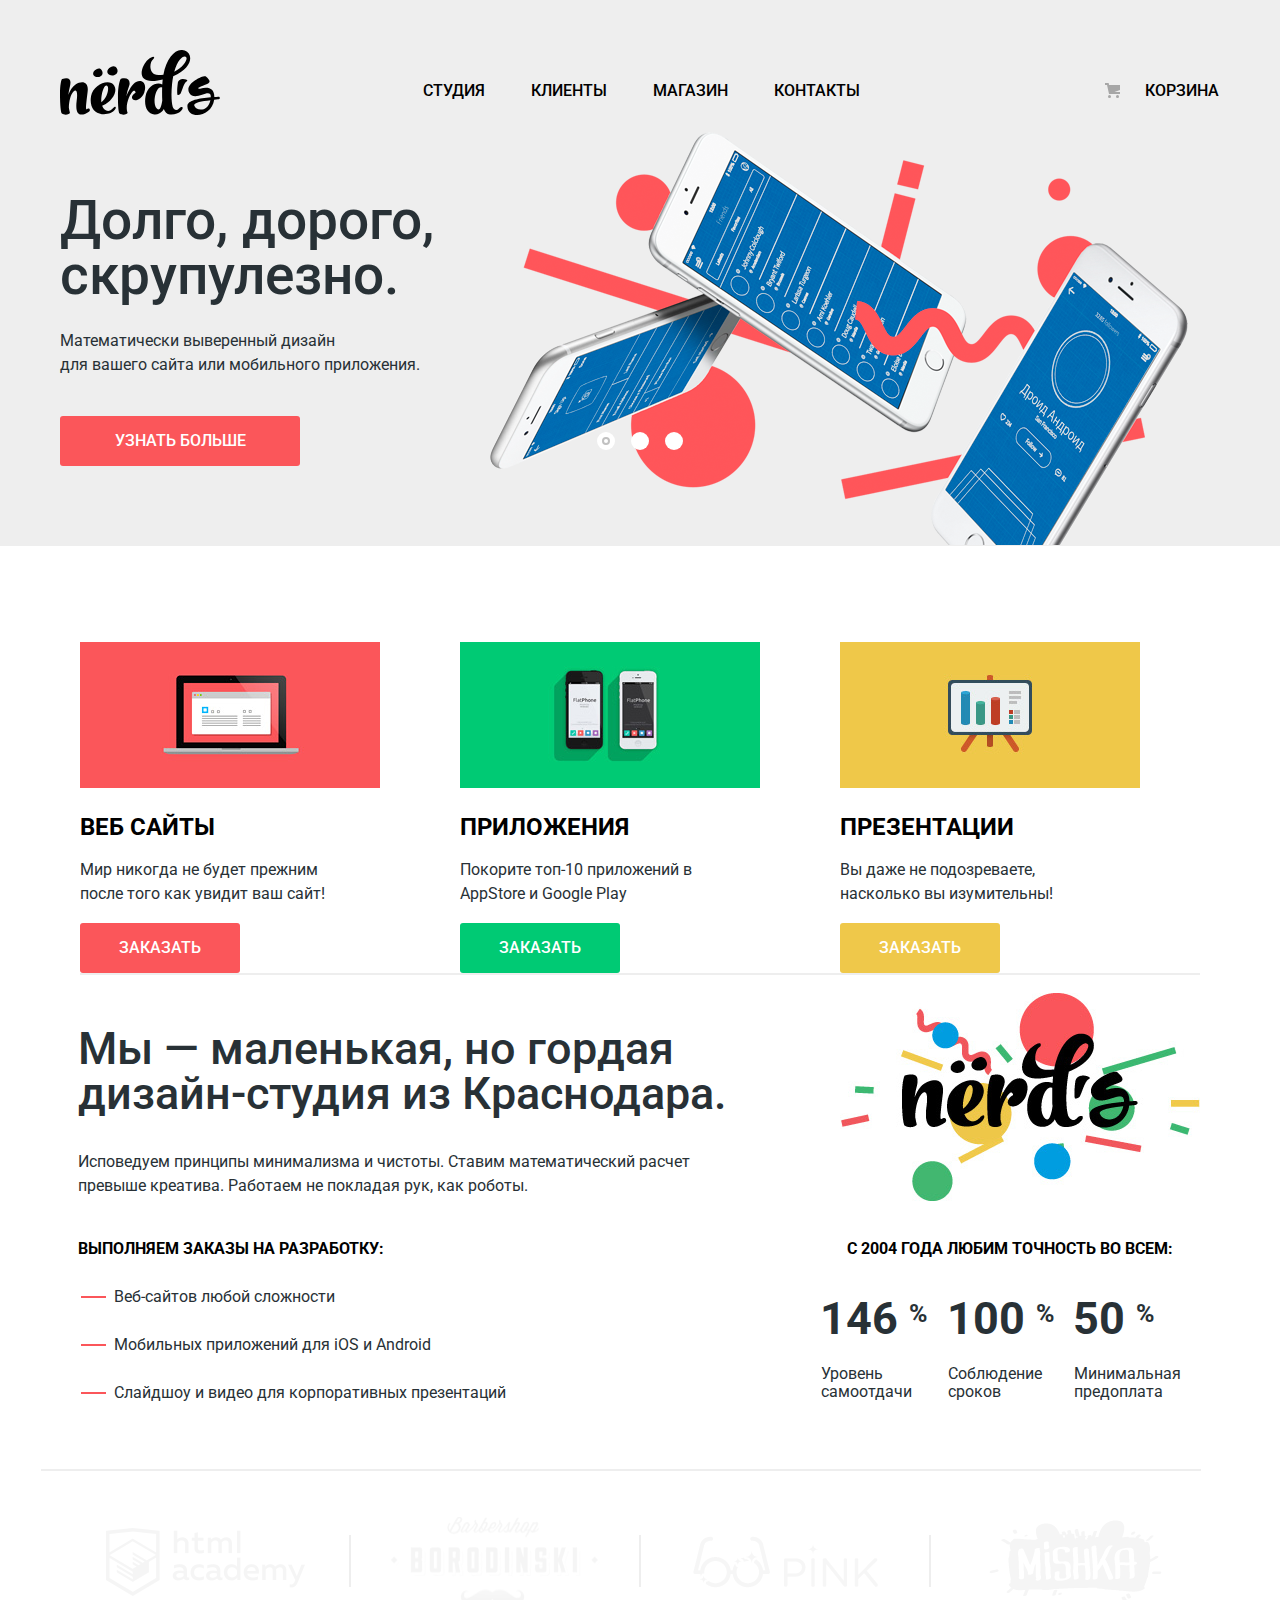
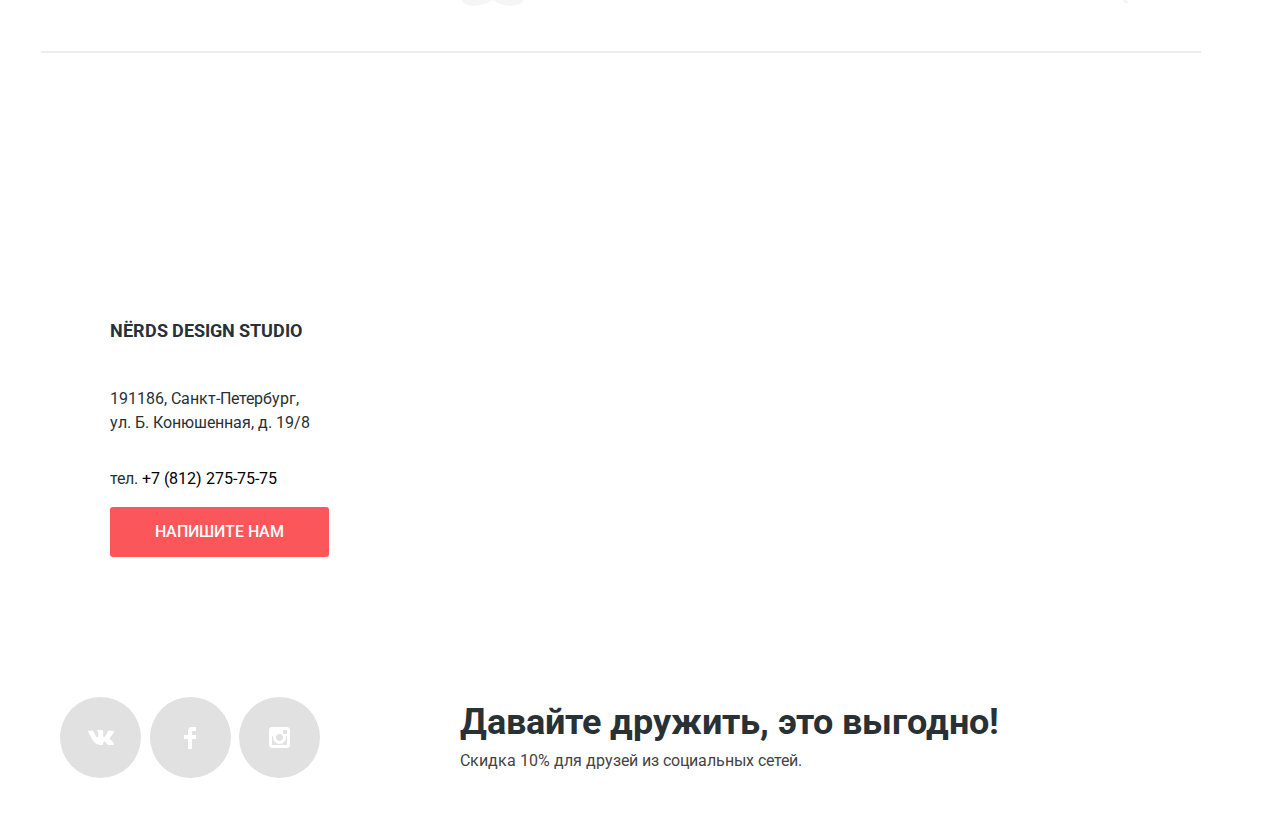
<file: index.html>
<!DOCTYPE html>
<html lang="ru">
  <head>
    <meta charset="utf-8">
    <title>HTML Academy: Нёрдс</title>
    <!-- Можно подключить внешние шрифты.
     1. Сделать папку fonts в нее загрузить шрифты.
     2. Далее подключить шрифты  в один CSS - файл.
     3. CSS -файл подключить на данной странице.
    -->

    <!--Можно в конце проходится html-валидатором и html-beautifier чтобы не было лишних пробелов  -->

    <link href="https://fonts.googleapis.com/css?family=Roboto:400,500,700&display=swap&subset=cyrillic" rel="stylesheet">
   <link href="css/normalize.css" rel="stylesheet">
   <link rel="stylesheet" href="css/style.min.css">

 </head>
 <body>
   <header class="main-header">

     <nav class="header-navigation-menu">
       <a class="logo">
       <img class="nav-logo" src="img/nerds-logo.svg"  alt="Логотип дизайн-студии «Нёрдс»" width="160"
       height="65">
       </a>
       <div class="menu-links">
         <a class="nav-link" href="#">Студия</a>
         <a class="nav-link" href="#">Клиенты</a>
         <a class="nav-link" href="catalog.html">Магазин</a>
         <a class="nav-link" href="#">Контакты</a>
       </div>

         <a class="nav-user-cart-link " href="#">Корзина</a>
     </nav>
   </header>

   <main class="main-page">
     <h1 class="visually-hidden">Дизайн-студия Нёрдс</h1>
 <div class="slider">
 <div class="slider-container">
   <!-- Лучше использовать БЭМ + модификаторы . https://ru.bem.info/ -->
    <input class="slide-1 visually-hidden" type="radio" id="product-1" name="toggle" checked>
    <input class="slide-2 visually-hidden" type="radio" id="product-2" name="toggle">
    <input class="slide-3 visually-hidden" type="radio" id="product-3" name="toggle">

    <div class="slider-controls">
      <label class="slider-controls-item slider-controls-item--1" for="product-1">Первый</label>
      <label class="slider-controls-item slider-controls-item--2" for="product-2">Второй</label>
      <label class="slider-controls-item slider-controls-item--3" for="product-3">Третий</label>
    </div>

    <ul class="slider-list">
      <li class="slider-item">
        <h2>Долго, дорого,<br> скрупулезно.</h2>
        <p>Математически выверенный дизайн<br> для вашего сайта или мобильного приложения.</p>
        <a class="button slider-btn" href="#">Узнать больше</a>
      </li>
      <li class="slider-item">
        <h2>Любим математику как никто другой</h2>
        <p>Никакого креатива, только математические формулы для расчета идеальных пропорций.</p>
        <a class="button slider-btn" href="#">Узнать больше</a>
      </li>
      <li class="slider-item">
        <h2>Только ночь,<br> только хардкор</h2>
        <p>Работать днем, как все? Мы против этого.<br> Ближе к полуночи работа только начинается.</p>
        <a class="button slider-btn" href="#">Узнать больше</a>
      </li>
  </ul>
  </div>
</div>
    <div class="content-wrapper">




<section class="offers-main">

  <ul class="offers">
    <li class="offers-item">
    <img class="offers-img" src="img/redbox.jpg" alt="Вебсайты"  width="300" height="146">
    <h3 class="offers-header">Веб сайты</h3>
    <p class="offers-text">Мир никогда не будет прежним <br> после того как увидит ваш сайт!</p>
    <a class="button offers-btn red" href="#" >Заказать</a>
    </li>

    <li class="offers-item">
    <img class="offers-img" src="img/greenbox.jpg" alt="Приложения" width="300" height="146" >
    <h3 class="offers-header">Приложения</h3>
    <p class="offers-text">Покорите топ-10 приложений в <br> AppStore и Google Play</p>
    <a class="button offers-btn green" href="#" >Заказать</a>
    </li>

    <li class="offers-item">
    <img class="offers-img" src="img/yellowbox.jpg" alt="Презентации" width="300" height="146" >
    <h3 class="offers-header">Презентации</h3>
    <p class="offers-text">Вы даже не подозреваете,<br> насколько вы изумительны!</p>
    <a class="button offers-btn yellow" href="#" >Заказать</a>
    </li>
  </ul>
</section>
<section class="organisation">
  <h2 class="visually-hidden">Наши основные принципы</h2>

  <div class="organisation-about">
    <p class="organisation-slogan">Мы — маленькая, но гордая дизайн-студия из Краснодара.</p>

    <p class="organisation-text">Исповедуем принципы минимализма и чистоты. Ставим математический расчет превыше
      креатива. Работаем не покладая
      рук, как роботы.
    </p>

    <h3 class="organisation-title">Выполняем заказы на разработку:</h3>

    <ul class="organisation-list">
      <li class="organisation-list-item">Веб-сайтов любой сложности</li>
      <li class="organisation-list-item">Мобильных приложений для iOS и Android</li>
      <li class="organisation-list-item">Слайдшоу и видео для корпоративных презентаций</li>
    </ul>
  </div>

  <div class="organisation-statistics">
    <img class="organisation-image" src="img/main-logo.jpg" alt="Логотип дизайн-студии «Нёрдс»" width="360"
      height="208">

    <table class="organisation-table-indication table-indication">
      <caption class="table-symbol-slogan">С 2004 года любим точность во всем:</caption>

      <thead>
        <tr>
          <th class="table-symbol-header">Уровень самоотдачи</th>
          <th class="table-symbol-header">Соблюдение сроков</th>
          <th class="table-symbol-header">Минимальная предоплата</th>
        </tr>
      </thead>

      <tbody>
        <tr>
          <td class="table-symbol-cell">146
            <sup>%</sup>
          </td>
          <td class="table-symbol-cell">100
            <sup>%</sup>
          </td>
          <td class="table-symbol-cell">50
            <sup>%</sup>
          </td>
        </tr>
      </tbody>
    </table>
  </div>
</section>

<section class="our-projects">
  <h2 class="visually-hidden">Проекты нашей студии</h2>
  <a class="project-logo" href="https://htmlacademy.ru/intensive/htmlcss" target="_blank"><img src="img/logo-htmlacademy.png" width="199" height="68" alt="Логотип HTML Academy"></a>
  <a class="project-logo" href="#"><img src="img/logo-borodinski.png" width="209" height="90" alt="Логотип Барбершоп Бородинский"></a>
  <a class="project-logo" href="#"><img src="img/logo-pink.png" width="185" height="52" alt="Логотип Pink"></a>
  <a class="project-logo" href="#"><img src="img/logo-mishka.png" width="173" height="84" alt="Логотип Mishka"></a>
</section>

</div>

</main>

<footer class="page-footer">

  <section class="map">
    <h2 class="visually-hidden">Как к нам добраться</h2>


    <iframe src="https://yandex.ru/map-widget/v1/?um=constructor%3Aea1a6ac20c0ecb9a7ab25b8c08079d26a096269493211a41cd3c70793d723ac8&amp;source=constructor"></iframe>

      <div class="contacts">
        <p class="contacts-title">Nёrds design studio</p>

        <p class="contacts-text">191186, Санкт-Петербург,
          <br>ул. Б. Конюшенная, д. 19/8</p>

        <p class="contacts-text">тел.
          <a class="contacts-link" href="tel:+78122757575">+7 (812) 275-75-75</a>
        </p>

        <a class="button red-contacts-button" href="#" >Напишите нам</a>
      </div>

  </section>

  <div class="footer-wrapper">
  <div class="footer-social ">
    <a href="https://vk.com/htmlacademy" class="footer-social-item" aria-label="ВКонтакте">
      <svg xmlns="http://www.w3.org/2000/svg" width="26" height="15" viewBox="0 0 26 15"><path fill="#FFF" d="M16.138 11.51c.956-.309 2.18 2.04 3.483 2.939.978.681 1.727.534 1.727.534l3.473-.05s1.815-.112.957-1.554c-.071-.12-.503-1.069-2.585-3.022-2.177-2.043-1.882-1.712.739-5.244 1.597-2.153 2.236-3.468 2.036-4.028-.192-.539-1.365-.399-1.365-.399L20.69.713c-.381.001-.704.119-.851.515-.003.004-.621 1.666-1.445 3.079-1.741 2.989-2.436 3.148-2.724 2.961-.661-.433-.494-1.737-.494-2.664 0-2.897.432-4.105-.846-4.417-.427-.104-.739-.172-1.828-.182-1.392-.021-2.574 0-3.244.329-.445.223-.786.712-.579.74.26.035.843.16 1.155.586.401.552.389 1.789.389 1.789s.229 3.411-.54 3.834c-.528.29-1.25-.302-2.803-3.016-.793-1.388-1.392-2.922-1.392-2.922s-.116-.285-.326-.441c-.25-.185-.6-.244-.6-.244L.848.684S.29.7.085.946c-.182.218-.015.668-.015.668s2.909 6.881 6.203 10.347c3.02 3.182 6.452 2.971 6.452 2.971h1.555s.469-.054.709-.312c.224-.24.214-.691.214-.691s-.031-2.109.935-2.419z"/></svg>
    </a>
    <a href="https://ru-ru.facebook.com/htmlacademy/" class="footer-social-item" aria-label="Facebook">
      <svg xmlns="http://www.w3.org/2000/svg" width="12" height="22" viewBox="0 0 12 22"><path fill="#FFF" d="M12 4V0H8a4 4 0 0 0-4 4v4H0v4h4v10h4V12h4V8H8V4h4z"/></svg>
    </a>
    <a href="https://www.instagram.com/htmlacademy/" class="footer-social-item" aria-label="Instagram">
      <svg xmlns="http://www.w3.org/2000/svg" width="21" height="21" viewBox="0 0 21 21"><path fill="#FFF" d="M18 0H3C1.35 0 0 1.35 0 3v15c0 1.65 1.35 3 3 3h15c1.65 0 3-1.35 3-3V3c0-1.65-1.35-3-3-3zm-7.5 7c1.93 0 3.5 1.57 3.5 3.5S12.43 14 10.5 14 7 12.43 7 10.5 8.57 7 10.5 7zM18 18H3V9h1.181A6.504 6.504 0 0 0 4 10.5a6.5 6.5 0 1 0 13 0 6.45 6.45 0 0 0-.181-1.5H18v9zm0-11h-4V3h4v4z"/></svg>
    </a>
</div>
<div class="footer-slogan">
  <p>Давайте дружить, это выгодно!</p>
  <p>Скидка 10% для друзей из социальных сетей.</p>
</div>
</div>
</footer>

<section class="feedback">
  <h2>Напишите нам</h2>
<form class="write-us" action="https://echo.htmlacademy.ru" method="post">

  <div class="write-us-client">
      <label for="write-us-name">Ваше имя:</label>
      <input type="text" name="name" id="write-us-name" placeholder="Имя Фамилия"
        required>
  </div>
  <div class="write-us-mail">
      <label for="write-us-email">Ваш e-mail:</label>
      <input type="email" name="email" id="write-us-email"
      placeholder="email@example.com" required>
  </div>

  <div class="write-us-letter">
    <label for="write-us-letter-msg">Текст письма:</label>
    <textarea name="message" id="write-us-letter-msg"
      placeholder="В свободной форме"></textarea>
  </div>
  <div class="button-red-form">
  <button class="button" type="submit">Отправить</button>
  </div>
  <!--type="button" можно убрать -->
  <button class="write-us-close" aria-label="Закрыть" type="button"></button>
</form>
</section>
   <script src="js/write-us.min.js">  </script>
  </body>
</html>
</file>
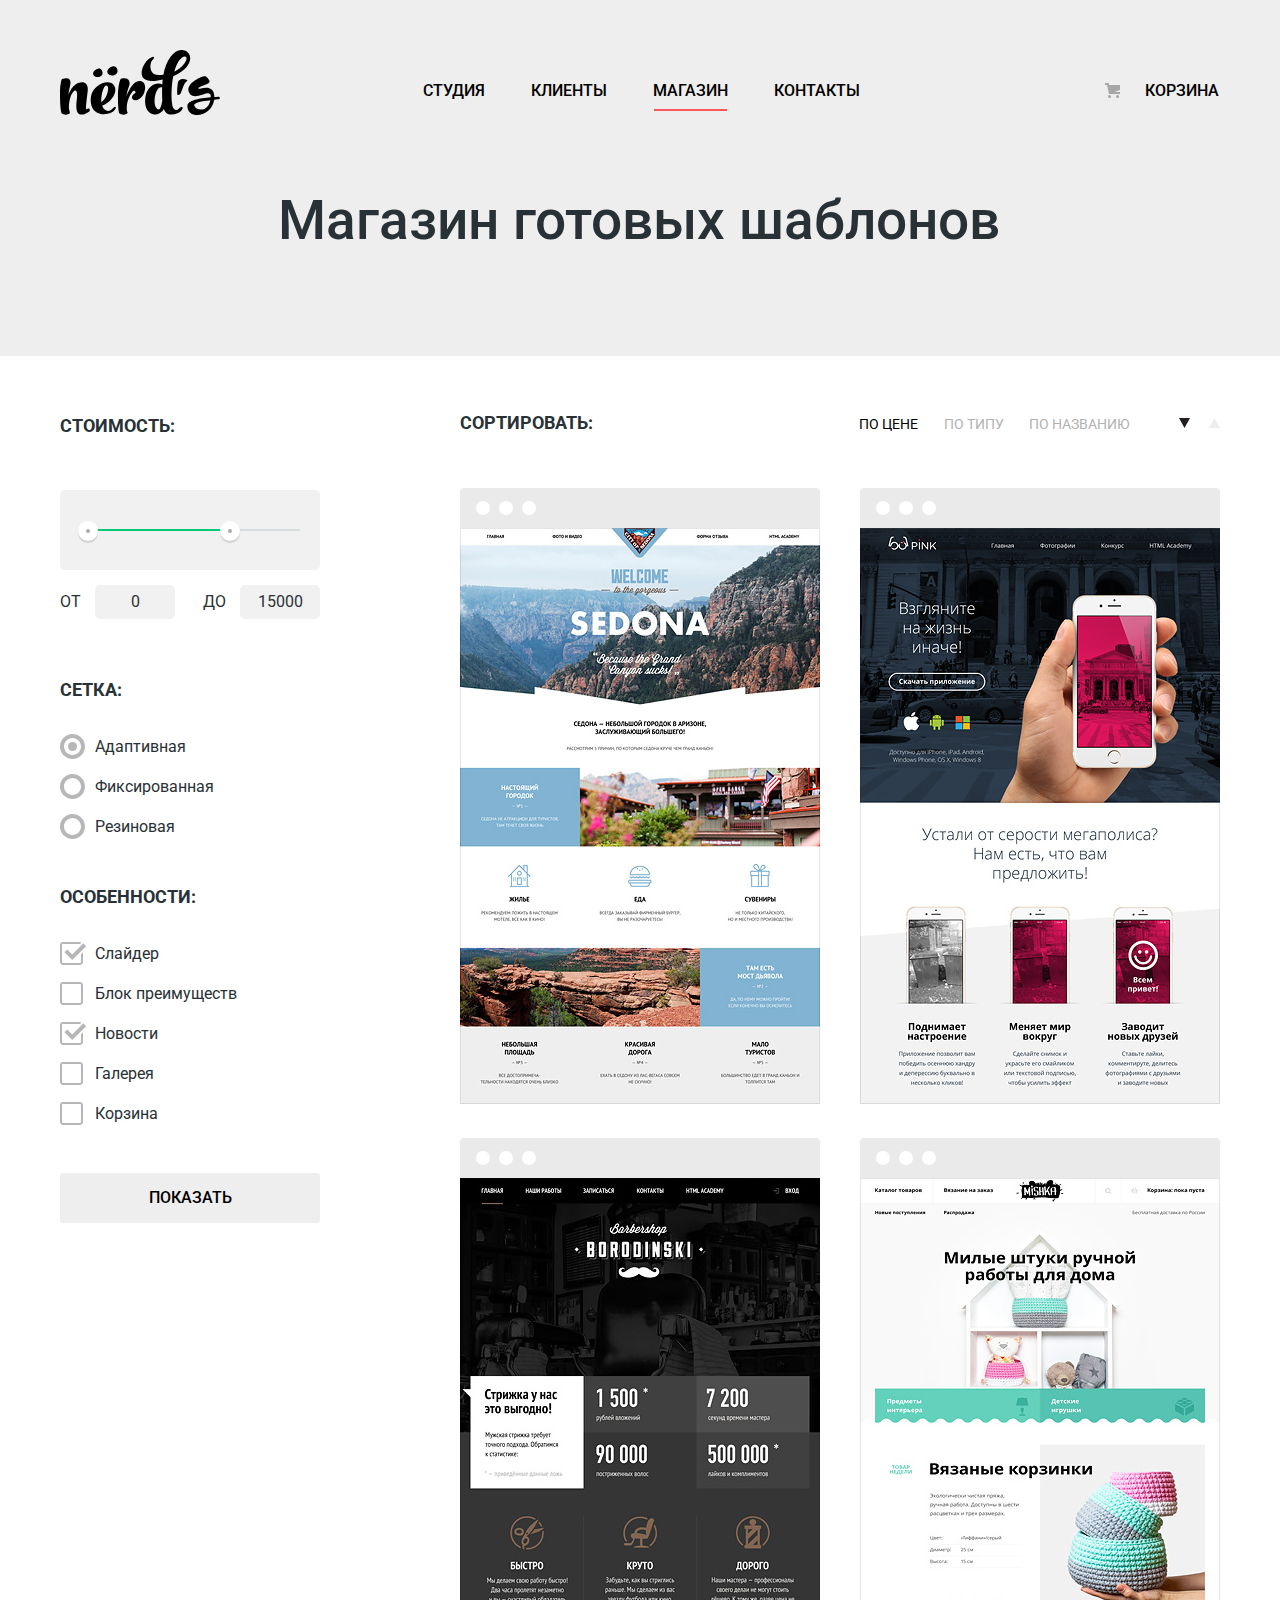
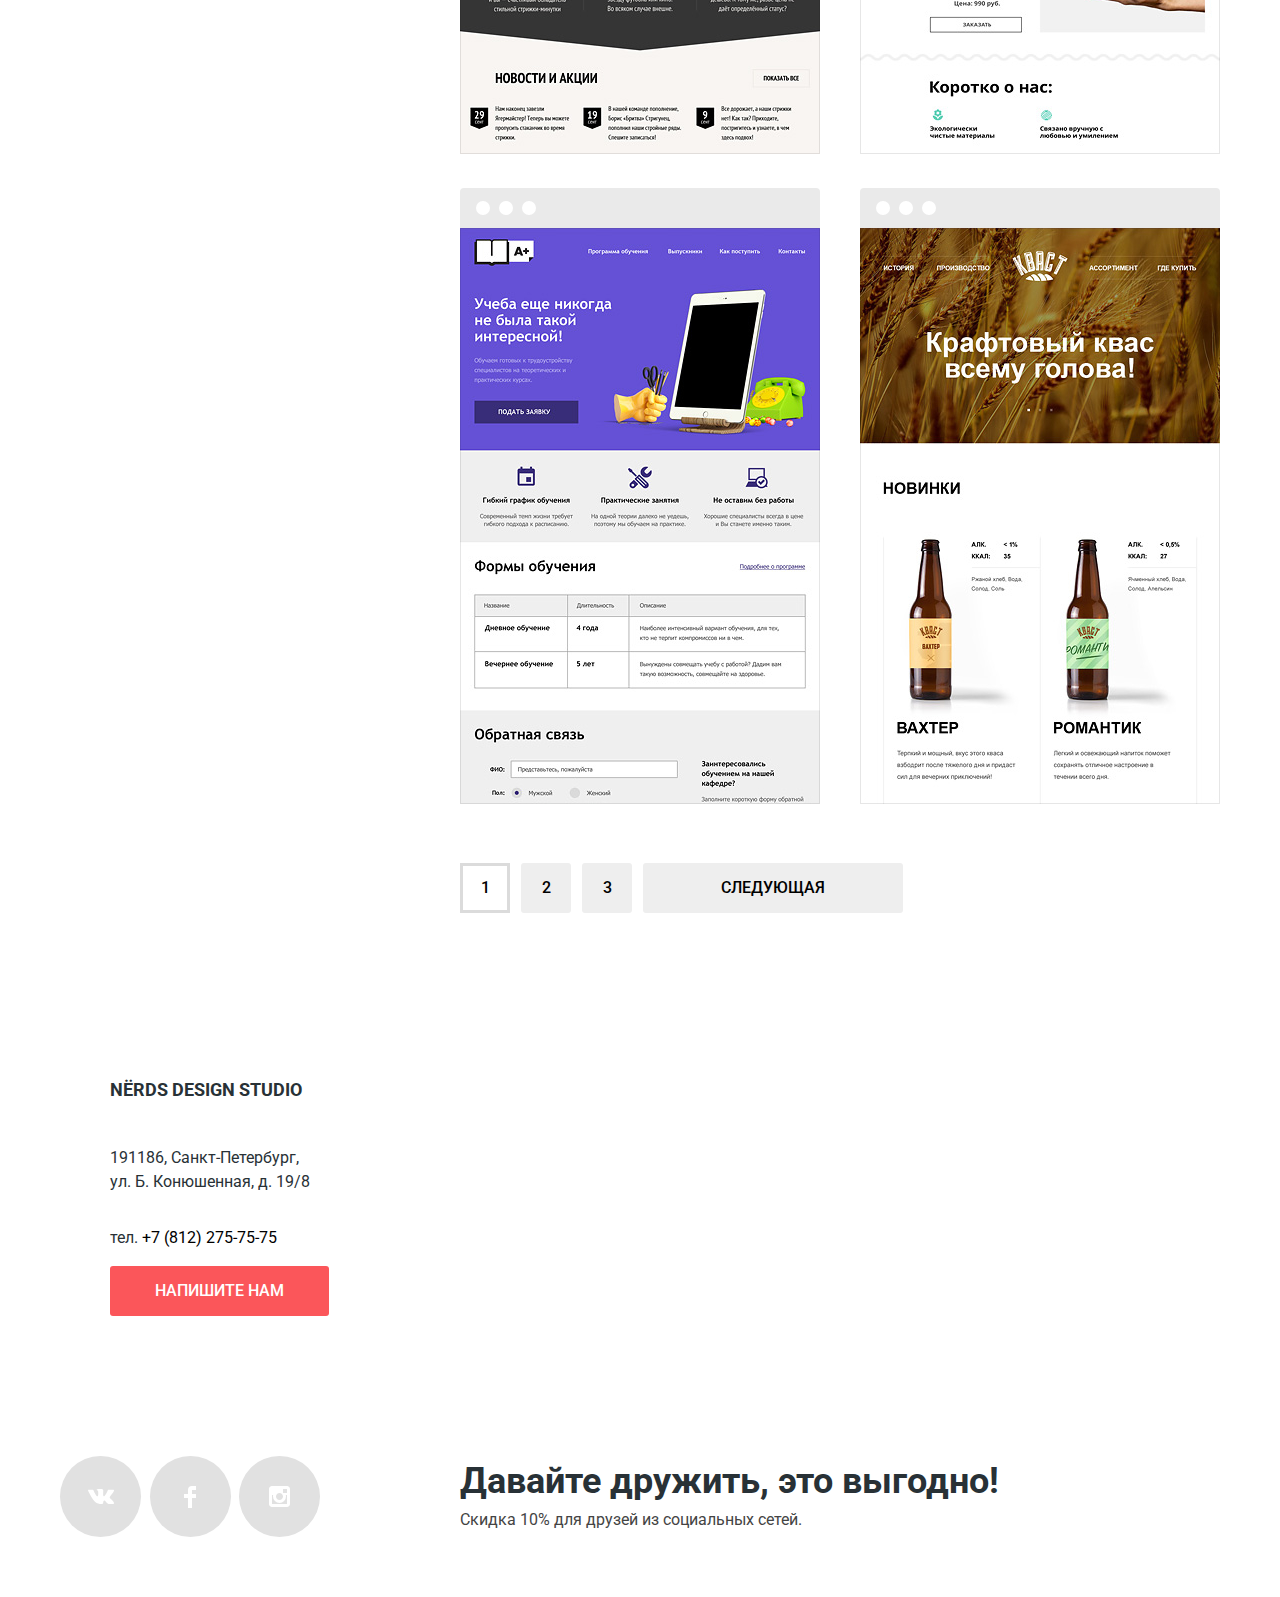
<file: catalog.html>
<!DOCTYPE html>
<html lang="ru">
<head>
  <meta charset="UTF-8">
  <title>Магазин готовых шаблонов</title>
  <link href="https://fonts.googleapis.com/css?family=Roboto:400,500,700&display=swap&subset=cyrillic" rel="stylesheet">
  <link href="css/normalize.css" rel="stylesheet">
  <link rel="stylesheet" href="css/style.min.css">
</head>
<body class="catalog-page">
  <header class="main-header">
    <!-- Лучше использовать БЭМ + модификаторы . https://ru.bem.info/ -->
    <nav class="header-navigation-menu">
      <a href="index.html" class="logo" aria-label="Логотип «Нёрдс»" >
      <img class="nav-logo" src="img/nerds-logo.svg"  alt="Логотип дизайн-студии «Нёрдс»" width="160"
      height="65">
      </a>
      <div class="menu-links">
        <a class="nav-link" href="index.html">Студия</a>
        <a class="nav-link" href="#">Клиенты</a>
        <a class="nav-link active-link" href="catalog.html">Магазин</a>
        <a class="nav-link" href="#">Контакты</a>
    </div>

        <a class="nav-user-cart-link active-link" href="#">Корзина</a>
    </nav>
  </header>

  <main>
    <h1 class="catalog-title">Магазин готовых шаблонов</h1>
    <div class="container">
    <div class="left-column">
    <form class="catalog-filter-form" method="get" action="https://echo.htmlacademy.ru">
      <fieldset class="filter-item filter-price">
        <legend>Стоимость:</legend>

              <div class="range-filter">
                <div class="range-controls">
                  <div class="scale">
                    <div class="bar"></div>
                  </div>
                  <div class="toggle toggle-min"></div>
                  <div class="toggle toggle-max"></div>
                </div>
                <div class="price-controls">
                  <label class="min-price">от <input name="min-price" type="text" value="0"></label>
                  <label class="max-price">до <input name="max-price" type="text" value="15000"></label>
                </div>
              </div>
      </fieldset>


      <fieldset class="filter-item filter-radio">
        <legend>Сетка:</legend>
        <ul>
          <li class="filter-option">
            <input class="filter-input filter-input-radio" type="radio" name="grid-group" value="yes" id="filter-adaptive" checked>
            <label class="filter-label" for="filter-adaptive">Адаптивная</label>
          </li>
          <li class="filter-option">
            <input class="filter-input filter-input-radio" type="radio" name="grid-group" value="no" id="filter-fixed">
            <label class="filter-label" for="filter-fixed">Фиксированная</label>
          </li>
          <li class="filter-option">
            <input class="filter-input filter-input-radio" type="radio" name="grid-group" value="no" id="filter-fluid">
            <label class="filter-label" for="filter-fluid">Резиновая</label>
          </li>
        </ul>
      </fieldset>
      <fieldset class="filter-item filter-checkbox">
        <legend>Особенности:</legend>
        <ul>
          <li class="filter-option">
            <input class="filter-input filter-input-checkbox" type="checkbox" name="slider" id="filter-slider" checked>
            <label class="filter-label" for="filter-slider">Слайдер</label>
          </li>
          <li class="filter-option">
            <input class="filter-input filter-input-checkbox" type="checkbox" name="block" id="filter-block">
            <label class="filter-label" for="filter-block">Блок преимуществ</label>
          </li>
          <li class="filter-option">
            <input class="filter-input filter-input-checkbox" type="checkbox" name="news" id="filter-news" checked>
            <label class="filter-label" for="filter-news">Новости</label>
          </li>
          <li class="filter-option">
            <input class="filter-input filter-input-checkbox" type="checkbox" name="gallery" id="filter-gallery">
            <label class="filter-label" for="filter-gallery">Галерея</label>
          </li>
          <li class="filter-option">
            <input class="filter-input filter-input-checkbox" type="checkbox" name="cart" id="filter-cart">
            <label class="filter-label" for="filter-cart">Корзина</label>
          </li>
        </ul>
      </fieldset>
      <button type="submit" class="button filter-btn">Показать</button>
    </form>
  </div>
<div class="right-column">

  <h2 class="visually-hidden">Каталог готовых шаблонов</h2>
  <div class="sort-wrapper">
    <h2>Сортировать: </h2>
    <ul class="template-sort">
      <li class="sort-active"><a href="#">По цене</a></li>
      <li><a href="#">По типу</a></li>
      <li><a href="#">По названию</a></li>
    </ul>
    <a class="sort-button sort-active" href="#" aria-label="По убыванию">
      <svg xmlns="http://www.w3.org/2000/svg" width="11" height="10" viewBox="0 0 11 10"><path fill="#231F20" d="M5.5 10L0 0h11"/></svg>
    </a>
    <a class="sort-button" href="#" aria-label="По возрастанию">
      <svg xmlns="http://www.w3.org/2000/svg" width="11" height="10" viewBox="0 0 11 10"><path fill="#231F20" d="M5.5 0L0 10h11z"/></svg>
    </a>
  </div>
  <div class="template-list">
    <div class="template">
      <div class="template-close"></div>
      <img src="img/img-sedona.jpg" alt="Шаблон Седона" width="360" height="576">
      <div class="template-hover">
        <a href="#">Sedona</a>
        <p>Информационный сайт для туристов</p>
        <a href="#" class="button template-btn">9 900 руб.</a>
      </div>
    </div>
    <div class="template">
      <div class="template-close"></div>
      <img src="img/img-pink.jpg" alt="Шаблон Пинк" width="360" height="576">
      <div class="template-hover">
        <a href="#">Pink App</a>
        <p>Продуктовый лендинг приложения для iOS и Android</p>
        <a href="#" class="button template-btn">9 900 руб.</a>
      </div>
    </div>
    <div class="template">
      <div class="template-close"></div>
      <img src="img/img-barbershop.jpg" alt="Шаблон Барбершоп" width="360" height="576">
      <div class="template-hover">
        <a href="#">Barbershop</a>
        <p>Сайт салона красоты. Для мужчин, да.</p>
        <a href="#" class="button template-btn">9 900 руб.</a>
      </div>
    </div>
    <div class="template">
      <div class="template-close"></div>
      <img src="img/img-mishka.jpg" alt="Шаблон Мишка" width="360" height="576">
      <div class="template-hover">
        <a href="#">Mishka</a>
        <p>Интернет-магазин вязаных игрушек</p>
        <a href="#" class="button template-btn">9 900 руб.</a>
      </div>
    </div>
    <div class="template">
      <div class="template-close"></div>
      <img src="img/img-aplus.jpg" alt="Шаблон Aplus" width="360" height="576">
      <div class="template-hover">
        <a href="#">A plus</a>
        <p>Лендинг курсов повышения квалификации</p>
        <a href="#" class="button template-btn">9 900 руб.</a>
      </div>
    </div>
    <div class="template">
      <div class="template-close"></div>
      <img src="img/img-kvast.jpg" alt="Шаблон Aplus" width="360" height="576">
      <div class="template-hover">
        <a href="#">Кваст</a>
        <p>Промо-сайт производителя крафтового кваса</p>
        <a href="#" class="button template-btn">9 900 руб.</a>
      </div>
    </div>
  </div>
  <div class="pagination">
    <a href="" class="page-num-btn active">1</a>
    <a href="#" class="page-num-btn">2</a>
    <a href="#" class="page-num-btn">3</a>
    <a href="#" class="page-num-btn">Следующая</a>
  </div>
  </div>
</div>


</main>

<footer class="page-footer">

  <section class="map">
    <h2 class="visually-hidden">Как к нам добраться</h2>


    <iframe src="https://yandex.ru/map-widget/v1/?um=constructor%3Aea1a6ac20c0ecb9a7ab25b8c08079d26a096269493211a41cd3c70793d723ac8&amp;source=constructor"></iframe>

      <div class="contacts">
        <p class="contacts-title">Nёrds design studio</p>

        <p class="contacts-text">191186, Санкт-Петербург,
          <br>ул. Б. Конюшенная, д. 19/8</p>

        <p class="contacts-text">тел.
          <a class="contacts-link" href="tel:+78122757575">+7 (812) 275-75-75</a>
        </p>

        <a class="button red-contacts-button" href="#" >Напишите нам</a>
      </div>

  </section>

  <div class="footer-wrapper">
  <div class="footer-social ">
    <a href="https://vk.com/htmlacademy" class="footer-social-item" aria-label="ВКонтакте">
      <svg xmlns="http://www.w3.org/2000/svg" width="26" height="15" viewBox="0 0 26 15"><path fill="#FFF" d="M16.138 11.51c.956-.309 2.18 2.04 3.483 2.939.978.681 1.727.534 1.727.534l3.473-.05s1.815-.112.957-1.554c-.071-.12-.503-1.069-2.585-3.022-2.177-2.043-1.882-1.712.739-5.244 1.597-2.153 2.236-3.468 2.036-4.028-.192-.539-1.365-.399-1.365-.399L20.69.713c-.381.001-.704.119-.851.515-.003.004-.621 1.666-1.445 3.079-1.741 2.989-2.436 3.148-2.724 2.961-.661-.433-.494-1.737-.494-2.664 0-2.897.432-4.105-.846-4.417-.427-.104-.739-.172-1.828-.182-1.392-.021-2.574 0-3.244.329-.445.223-.786.712-.579.74.26.035.843.16 1.155.586.401.552.389 1.789.389 1.789s.229 3.411-.54 3.834c-.528.29-1.25-.302-2.803-3.016-.793-1.388-1.392-2.922-1.392-2.922s-.116-.285-.326-.441c-.25-.185-.6-.244-.6-.244L.848.684S.29.7.085.946c-.182.218-.015.668-.015.668s2.909 6.881 6.203 10.347c3.02 3.182 6.452 2.971 6.452 2.971h1.555s.469-.054.709-.312c.224-.24.214-.691.214-.691s-.031-2.109.935-2.419z"/></svg>
    </a>
    <a href="https://ru-ru.facebook.com/htmlacademy/" class="footer-social-item" aria-label="Facebook">
      <svg xmlns="http://www.w3.org/2000/svg" width="12" height="22" viewBox="0 0 12 22"><path fill="#FFF" d="M12 4V0H8a4 4 0 0 0-4 4v4H0v4h4v10h4V12h4V8H8V4h4z"/></svg>
    </a>
    <a href="https://www.instagram.com/htmlacademy/" class="footer-social-item" aria-label="Instagram">
      <svg xmlns="http://www.w3.org/2000/svg" width="21" height="21" viewBox="0 0 21 21"><path fill="#FFF" d="M18 0H3C1.35 0 0 1.35 0 3v15c0 1.65 1.35 3 3 3h15c1.65 0 3-1.35 3-3V3c0-1.65-1.35-3-3-3zm-7.5 7c1.93 0 3.5 1.57 3.5 3.5S12.43 14 10.5 14 7 12.43 7 10.5 8.57 7 10.5 7zM18 18H3V9h1.181A6.504 6.504 0 0 0 4 10.5a6.5 6.5 0 1 0 13 0 6.45 6.45 0 0 0-.181-1.5H18v9zm0-11h-4V3h4v4z"/></svg>
    </a>
</div>
<div class="footer-slogan">
  <p>Давайте дружить, это выгодно!</p>
  <p>Скидка 10% для друзей из социальных сетей.</p>
</div>
</div>
</footer>

<section class="feedback">
  <h2>Напишите нам</h2>
<form class="write-us" action="https://echo.htmlacademy.ru" method="post">

  <div class="write-us-client">
      <label for="write-us-name">Ваше имя:</label>
      <input type="text" name="name" id="write-us-name" placeholder="Имя Фамилия"
        required>
  </div>
  <div class="write-us-mail">
      <label for="write-us-email">Ваш e-mail:</label>
      <input type="email" name="email" id="write-us-email"
      placeholder="email@example.com" required>
  </div>

  <div class="write-us-letter">
    <label for="write-us-letter-msg">Текст письма:</label>
    <textarea name="message" id="write-us-letter-msg"
      placeholder="В свободной форме"></textarea>
  </div>
  <div class="button-red-form">
  <button class="button" type="submit">Отправить</button>
  </div>
  <button class="write-us-close" aria-label="Закрыть" type="button"></button>
</form>
</section>
<script src="js/write-us.min.js">  </script>
</body>
</html>
</file>
<file: css/style.min.css>
.button,body{font-size:16px}body{font-family:Roboto,Arial,sans-serif;font-weight:400;line-height:24px;min-width:1200px;margin:0;padding:0;color:#283136}a{color:#000;text-decoration:none}.visually-hidden{position:absolute;width:1px;height:1px;margin:-1px;padding:0;overflow:hidden;border:0;clip:rect(0,0,0,0)}.button{display:block;width:240px;padding:16px 0;font-weight:500;line-height:18px;text-align:center;color:#fff;text-transform:uppercase;text-decoration:none;background-color:#fb565a;border:0;border-radius:3px;cursor:pointer}.button:active{color:rgba(255,255,255,.3);outline:0;-webkit-box-shadow:inset 0 3px 0 0 rgba(0,1,1,.1);box-shadow:inset 0 3px 0 0 rgba(0,1,1,.1)}.content-wrapper{display:-webkit-box;display:-ms-flexbox;display:flex;-webkit-box-orient:horizontal;-webkit-box-direction:normal;-ms-flex-direction:row;flex-direction:row;-ms-flex-wrap:wrap;flex-wrap:wrap;-webkit-box-pack:justify;-ms-flex-pack:justify;justify-content:space-between;-webkit-box-sizing:border-box;box-sizing:border-box;width:1200px;margin:0 auto 60px;padding:0 20px}.logo{width:160px;height:65px}.logo:hover{opacity:.8}.logo:active{opacity:.3}.header-navigation-menu,.main-header{display:-webkit-box;display:-ms-flexbox;display:flex}.main-header{min-width:1200px;padding-bottom:2px;background-color:#eee}.header-navigation-menu{-webkit-box-pack:justify;-ms-flex-pack:justify;justify-content:space-between;-webkit-box-align:end;-ms-flex-align:end;align-items:flex-end;-webkit-box-sizing:border-box;box-sizing:border-box;width:1200px;margin:0 auto;padding-top:50px;padding-left:20px}.nav{list-style:none}.header-navigation-menu a{font-weight:500;font-size:16px;line-height:30px;color:#000;text-transform:uppercase}.menu-links{display:-webkit-box;display:-ms-flexbox;display:flex;-ms-flex-wrap:wrap;flex-wrap:wrap;-webkit-box-pack:center;-ms-flex-pack:center;justify-content:center;-webkit-box-sizing:border-box;box-sizing:border-box;width:500px;margin-right:33px;margin-bottom:9px}.nav-link{position:relative;padding-right:16px;padding-left:16px}.nav-link:not(:last-child){margin-right:14px}.nav-user-cart-link{position:relative;margin-bottom:9px;padding-right:21px;padding-left:50px}.nav-user-cart-link::before{content:"";position:absolute;bottom:8px;left:10px;width:15px;height:15px;background-image:url(../img/cart-icon.svg)}.nav-link:hover,.nav-user-cart-link:hover{color:#fb565a}.footer-social-item:active svg,.nav-link:active,.nav-user-cart-link:active{opacity:.3}.nav-link.active-link::after{content:"";position:absolute;right:15%;bottom:-5px;width:69%;height:2px;background-color:#fb565a}.slider{position:relative;margin-bottom:80px;background-color:#eee}.slider-list{padding:0;margin:0}.slider-container{-webkit-box-sizing:border-box;box-sizing:border-box;width:1200px;margin:0 auto;padding:0 20px}.slider-controls{position:absolute;bottom:104px;left:50%;z-index:50;width:160px;height:18px;font-size:0;text-align:center;-webkit-transform:translateX(-50%);-ms-transform:translateX(-50%);transform:translateX(-50%)}.slider-controls label{position:relative;display:inline-block;width:18px;height:18px;padding:8px;border-radius:50%;cursor:pointer;vertical-align:top}.slider-controls label::after{content:"";position:absolute;top:8px;left:8px;z-index:1;width:18px;height:18px;background:#fff;border-radius:50%}.slider-item{display:none;padding:76px 0 80px}.slider-item:nth-child(1){background-image:url(../img/nerds-index-slide1.png);background-repeat:no-repeat;background-position:93% 15px}.slider-item:nth-child(2),.slider-item:nth-child(3){background-image:url(../img/nerds-index-slide2.png);background-repeat:no-repeat;background-position:100% 0}.slider-item:nth-child(3){background-image:url(../img/nerds-index-slide3.png);background-position:100% 20px}.slide-1:checked~.slider-list .slider-item:nth-child(1),.slide-2:checked~.slider-list .slider-item:nth-child(2),.slide-3:checked~.slider-list .slider-item:nth-child(3){display:-webkit-box;display:-ms-flexbox;display:flex;-webkit-box-orient:vertical;-webkit-box-direction:normal;-ms-flex-direction:column;flex-direction:column}.slide-1:checked~.slider-controls .slider-controls-item--1::before,.slide-2:checked~.slider-controls .slider-controls-item--2::before,.slide-3:checked~.slider-controls .slider-controls-item--3::before{content:"";position:absolute;top:50%;left:50%;z-index:2;width:4px;height:4px;margin:-4px;background-color:inherit;border:2px solid #c1c1c1;border-radius:50%}.slider-item h2{max-width:600px;margin:0 0 26px;font-weight:500;font-size:55px;line-height:55px}.slider-item p{max-width:430px;margin:0 0 39px;color:#283136}.offers-btn.red:focus,.offers-btn.red:hover,.slider-btn:focus,.slider-btn:hover{background-color:#e74246}.offers-btn.red:active,.slider-btn:active{color:rgba(255,255,255,.3);-webkit-box-shadow:inset 0 3px 0 0 rgba(0,1,1,.1);box-shadow:inset 0 3px 0 0 rgba(0,1,1,.1)}.slider-btn:active{background:#d7373b}.main-page{margin-bottom:80px}.offers-main{width:1160px;margin-left:auto;margin-right:auto;padding-left:20px;padding-right:20px}.offers{display:-webkit-box;display:-ms-flexbox;display:flex;-ms-flex-wrap:wrap;flex-wrap:wrap;-webkit-box-pack:justify;-ms-flex-pack:justify;justify-content:space-between;border-bottom:2px solid #eee;list-style:none;padding:0}.offers-item{margin-right:60px;width:300px}.offers-img{display:block;width:300px;height:146px}.offers-header{margin-top:24px;margin-bottom:16px;font-size:24px;font-weight:700;line-height:30px;color:#000;text-transform:uppercase}.offers-text{margin-top:16px;margin-bottom:16px;padding-right:40px}.offers-btn{width:160px;margin-top:17px;color:#fff}.offers-btn.red:active{background-color:#d7373b}.offers-btn.green{background-color:#00ca74}.offers-btn.green:focus,.offers-btn.green:hover{background-color:#00bc6c}.offers-btn.green:active{background-color:#00aa62}.offers-btn.yellow{background-color:#efc84a}.offers-btn.yellow:focus,.offers-btn.yellow:hover{background-color:#eab534}.offers-btn.yellow:active{background-color:#e5a722}.organisation{display:-webkit-box;display:-ms-flexbox;display:flex;-webkit-box-orient:horizontal;-webkit-box-direction:normal;-ms-flex-direction:row;flex-direction:row;-webkit-box-pack:justify;-ms-flex-pack:justify;justify-content:space-between;-webkit-box-sizing:border-box;box-sizing:border-box;width:1200px;margin:0 auto 42px;padding-right:20px;padding-left:18px}.organisation-about{width:660px}.organisation-statistics{display:-webkit-box;display:-ms-flexbox;display:flex;-webkit-box-orient:vertical;-webkit-box-direction:normal;-ms-flex-flow:column wrap;flex-flow:column wrap;-webkit-box-align:end;-ms-flex-align:end;align-items:flex-end;width:380px;padding-top:2px}.organisation-slogan{margin:35px 0 34px;padding:0;font-weight:500;font-size:45px;line-height:45px}.organisation-text{margin-top:33px;margin-bottom:39px}.organisation-title{margin-top:16px;margin-bottom:24px;font-size:16px;font-weight:700;color:#000;text-transform:uppercase}.organisation-list{list-style:none;padding:0}.organisation-list li::before{content:"";position:absolute;bottom:11px;left:3px;width:25px;height:2px;background-color:#fb565a}.organisation-list-item{position:relative;padding-left:36px;margin-bottom:24px}.organisation-image{display:block;width:360px;height:208px}.organisation-table-indication{margin-top:36px}.table-indication{border-spacing:0}.table-indication thead{display:table-footer-group}.table-symbol-slogan{margin-bottom:24px;font-size:16px;font-weight:700;color:#000;text-transform:uppercase}.table-symbol-header{padding-top:13px;padding-bottom:13px;font-weight:400;line-height:18px;text-align:left}.table-symbol-cell{padding:0;width:33.33333%;height:67px;font-size:45px;font-weight:700;line-height:45px}.table-symbol-cell sup{font-size:25px}.our-projects{display:-webkit-box;display:-ms-flexbox;display:flex;-ms-flex-wrap:wrap;flex-wrap:wrap;-webkit-box-pack:start;-ms-flex-pack:start;justify-content:flex-start;width:1198px;margin:0 auto 81px;padding:46px 0}.our-projects::after,.our-projects::before{content:"";position:absolute;right:19px;width:1160px;height:2px;background-color:#eee}.our-projects::before{top:-2px}.our-projects::after{bottom:0}.our-projects,.our-projects a{position:relative}.our-projects a:not(:last-of-type)::after{content:"";position:absolute;right:-1px;top:18px;width:2px;height:52px;background-color:#eee}.page-footer,.project-logo{display:-webkit-box;display:-ms-flexbox;display:flex}.project-logo{-webkit-box-pack:center;-ms-flex-pack:center;justify-content:center;-webkit-box-align:center;-ms-flex-align:center;align-items:center;width:25%}.our-projects img{opacity:.2}.project-logo:hover img{opacity:1}.project-logo:active img{opacity:.1}.page-footer{-webkit-box-orient:vertical;-webkit-box-direction:normal;-ms-flex-direction:column;flex-direction:column;-webkit-box-sizing:border-box;box-sizing:border-box;width:100%;margin:0 auto}.map{position:relative}.map iframe{width:100%;height:416px;border:0}.contacts{position:absolute;top:55px;left:50%;display:-webkit-box;display:-ms-flexbox;display:flex;-webkit-box-orient:vertical;-webkit-box-direction:normal;-ms-flex-direction:column;flex-direction:column;-ms-flex-wrap:wrap;flex-wrap:wrap;-webkit-box-pack:end;-ms-flex-pack:end;justify-content:flex-end;-webkit-box-sizing:border-box;box-sizing:border-box;width:320px;padding:0 50px;background-color:#fff;margin:0 0 0 -580px}.contacts p:first-child{margin:47px 0 25px;padding:0;font-weight:700;font-size:18px;line-height:30px;text-transform:uppercase}.contacts .contact-link,.contacts .contact-text{max-width:210px;padding:0;line-height:18px;color:#666}.contacts .contact-text{margin:0 0 16px}.filter-checkbox li,.filter-radio li{margin-bottom:16px}.contacts .contact-link{margin:0 0 37px}.red-contacts-button{width:219px;margin-bottom:47px}.red-contacts-button:focus,.red-contacts-button:hover{background-color:#e74246}.red-contacts-button:active{background-color:#d7373b}.footer-wrapper{display:-webkit-box;display:-ms-flexbox;display:flex;-webkit-box-align:center;-ms-flex-align:center;align-items:center;-webkit-box-sizing:border-box;box-sizing:border-box;width:1200px;margin:0 auto;padding:60px 20px}.footer-social{-webkit-box-pack:justify;-ms-flex-pack:justify;justify-content:space-between;width:260px;margin-right:140px}.footer-slogan,.footer-social,.footer-social a{display:-webkit-box;display:-ms-flexbox;display:flex}.footer-social a{-webkit-box-pack:center;-ms-flex-pack:center;justify-content:center;-webkit-box-align:center;-ms-flex-align:center;align-items:center;width:81px;height:81px;background-color:#e1e1e1;border-radius:50%}.footer-social a:hover{background-color:#e74246}.footer-social a:active{color:rgba(255,255,255,.3);background-color:#d7373b;-webkit-box-shadow:inset 0 3px 0 0 rgba(0,1,1,.1);box-shadow:inset 0 3px 0 0 rgba(0,1,1,.1)}.footer-slogan{-webkit-box-orient:vertical;-webkit-box-direction:normal;-ms-flex-direction:column;flex-direction:column}.footer-slogan p{margin:0;padding:0}.footer-slogan p:first-child{margin-bottom:10px;font-weight:700;font-size:36px;line-height:36px}.footer-slogan p:last-child{line-height:22px;color:#444}.feedback{z-index:100;position:fixed;top:50%;left:50%;-ms-flex-wrap:wrap;flex-wrap:wrap;-webkit-box-pack:start;-ms-flex-pack:start;justify-content:flex-start;padding:64px 100px 84px;background-color:#fff;-webkit-box-shadow:0 20px 40px 0 rgba(0,1,1,.75);box-shadow:0 20px 40px 0 rgba(0,1,1,.75);-webkit-transform:translate(-50%,-500%);-ms-transform:translate(-50%,-500%);transform:translate(-50%,-500%);-webkit-transition:.5s;-o-transition:.5s;transition:.5s}.write-us-show{-webkit-transform:translate(-50%,-50%);-ms-transform:translate(-50%,-50%);transform:translate(-50%,-50%)}.write-us,.write-us-client,.write-us-mail,.write-us-show{display:-webkit-box;display:-ms-flexbox;display:flex}.write-us{-ms-flex-wrap:wrap;flex-wrap:wrap;width:100%}.write-us-client,.write-us-mail{-webkit-box-orient:vertical;-webkit-box-direction:normal;-ms-flex-direction:column;flex-direction:column}.write-us-client input,.write-us-mail input{width:360px;height:50px;padding-left:15px}.write-us-letter textarea{width:760px;height:118px;padding-top:10px;padding-left:15px}.write-us-mail{margin-bottom:35px}.write-us-letter{display:-webkit-box;display:-ms-flexbox;display:flex;-webkit-box-orient:vertical;-webkit-box-direction:normal;-ms-flex-direction:column;flex-direction:column;width:80%;margin-bottom:47px}.write-us-client{margin-right:40px}.write-us-client input,.write-us-letter textarea,.write-us-mail input{-webkit-box-sizing:border-box;box-sizing:border-box;overflow:auto;border:2px solid #d7dcde;outline:0;-webkit-box-shadow:none;box-shadow:none}.write-us-close{position:absolute;right:90px;top:80px;width:21px;height:21px;font-size:0;background-color:transparent;background-image:url(../img/close-cross.svg);border:0;cursor:pointer;opacity:.3}.write-us-close:hover{opacity:1}.write-us-close:active{opacity:.1}.feedback h2{-webkit-box-ordinal-group:-1;-ms-flex-order:-2;order:-2;width:95%;margin:0 0 42px;padding:0;font-weight:500;font-size:45px;line-height:45px}.write-us label{margin:0 0 10px;padding:0;font-weight:700;line-height:18px}.write-us input,.write-us textarea{line-height:18px;color:#444}.write-us input::-webkit-input-placeholder,.write-us textarea::-webkit-input-placeholder{color:rgba(68,68,68,.5)}.write-us input::-moz-placeholder,.write-us textarea::-moz-placeholder{color:rgba(68,68,68,.5)}.write-us input:-ms-input-placeholder,.write-us input::-ms-input-placeholder,.write-us textarea:-ms-input-placeholder,.write-us textarea::-ms-input-placeholder{color:rgba(68,68,68,.5)}.write-us input::placeholder,.write-us textarea::placeholder{color:rgba(68,68,68,.5)}.write-us input:invalid,.write-us textarea:invalid{color:#e74246;border:2px solid #e74246}.write-us input:hover,.write-us textarea:hover{border:2px solid #b4b9bb}.write-us input:focus,.write-us textarea:focus{color:#444;border:2px solid #000}.button-red-form{width:260px}.catalog-page .container,.left-column{display:-webkit-box;display:-ms-flexbox;display:flex;-webkit-box-direction:normal;-webkit-box-sizing:border-box;box-sizing:border-box}.catalog-page .container{-webkit-box-orient:horizontal;-ms-flex-direction:row;flex-direction:row;-ms-flex-wrap:wrap;flex-wrap:wrap;-webkit-box-pack:justify;-ms-flex-pack:justify;justify-content:space-between;width:1200px;margin:0 auto 60px;padding:0 20px}.catalog-title{-ms-flex-preferred-size:100%;flex-basis:100%;margin:0 0 35px;padding:76px 2px 108px 0;font-weight:500;font-size:55px;line-height:55px;text-align:center;background-color:#eee}.left-column{-webkit-box-orient:vertical;-ms-flex-direction:column;flex-direction:column;width:300px;padding-top:20px}.filter-item legend{font-weight:700;font-size:18px;line-height:30px;text-transform:uppercase}.filter-item label{line-height:19px;color:#283136}.filter-item{margin:0;padding:0;border:0}.filter-item ul{padding:0}.filter-item.filter-price{margin-bottom:56px}.filter-item.filter-radio{margin-bottom:27px}.filter-item.filter-checkbox{margin-bottom:31px}.range-filter{width:260px;margin-top:49px}.range-controls{position:relative;margin-bottom:15px;padding:39px 20px;background-color:#f1f1f1;border-radius:5px}.range-controls .scale{height:2px;background:#d7dcde}.range-controls .bar{width:70%;height:2px;background:#00ca74}.range-controls .toggle{position:absolute;top:31px;left:0;width:4px;height:4px;padding:0;background-color:#ababab;border:8px solid #fff;border-radius:50%;-webkit-box-shadow:0 2px 1px 0 #cfcfcf;box-shadow:0 2px 1px 0 #cfcfcf;cursor:pointer}.range-controls .toggle-min{left:18px}.range-controls .toggle-max{left:160px}.price-controls{font-size:0}.price-controls label{display:inline-block;width:50%;font-size:16px;text-transform:uppercase;vertical-align:middle}.price-controls input{width:60px;margin-left:10px;padding:8px 10px;font-size:16px;font-family:"Roboto",Arial,sans-serif;text-align:center;color:#283136;background:#f1f1f1;border:0;border-radius:5px}.max-price{text-align:right}.filter-checkbox legend,.filter-radio legend{margin-bottom:14px}.filter-radio label:hover{color:#000}.filter-checkbox label:hover{color:#283136}.filter-item label:disabled{color:rgba(40,49,54,.3)}.filter-input{opacity:0}.filter-option{list-style:none}.filter-option label{position:relative;padding:10px 0 10px 18px;cursor:pointer}.filter-radio .filter-label::before{content:"";position:absolute;top:18%;left:-17px;width:25px;height:25px;background-image:url(../img/radio-off.svg);background-repeat:no-repeat;opacity:.4}.filter-input-radio:checked+.filter-label::before{background-image:url(../img/radio-on.svg)}.filter-checkbox .filter-label::before{content:"";position:absolute;top:8px;left:-17px;width:23px;height:23px;background-image:url(../img/checkbox-off.svg);background-repeat:no-repeat;opacity:.4}.filter-input-checkbox:checked+.filter-label::before{width:27px;height:23px;background-image:url(../img/checkbox-on.svg)}.filter-input:focus+.filter-label::before,.filter-label:hover::before{opacity:1}.filter-input:disabled+.filter-label::before{opacity:.1}.filter-input:disabled+.filter-label{opacity:.3}.filter-btn{width:260px;color:#000;background-color:#eee}.filter-btn:focus,.filter-btn:hover{color:#000;background-color:#dfdfdf}.filter-btn:active{color:#000;background-color:#d5d5d5}.right-column,.sort-wrapper{display:-webkit-box;display:-ms-flexbox;display:flex}.right-column{-webkit-box-orient:vertical;-webkit-box-direction:normal;-ms-flex-direction:column;flex-direction:column;width:760px;padding-top:20px}.sort-wrapper{-ms-flex-wrap:wrap;flex-wrap:wrap;-webkit-box-align:center;-ms-flex-align:center;align-items:center;margin-bottom:53px}.sort-wrapper *{margin:0;padding:0}.sort-wrapper h2,.sort-wrapper li{line-height:18px;text-transform:uppercase}.sort-wrapper h2{font-weight:700;font-size:18px}.sort-wrapper a{color:inherit}.sort-wrapper li{font-size:14px;color:#b2b2b2;list-style:none}.sort-wrapper li:hover{color:#666}.sort-wrapper .sort-active,.sort-wrapper li:active{color:#000}.sort-button path{fill:#eee}.sort-button path:hover{fill:#a6a6a6}.sort-active path,.sort-button path:active{fill:#231f20}.template-sort{display:-webkit-box;display:-ms-flexbox;display:flex;-webkit-box-pack:justify;-ms-flex-pack:justify;justify-content:space-between;min-width:271px;margin-right:30px;margin-left:auto;padding-top:1px}.sort-button{margin-left:19px}.template-list{display:-webkit-box;display:-ms-flexbox;display:flex;-webkit-box-orient:horizontal;-webkit-box-direction:normal;-ms-flex-flow:row wrap;flex-flow:row wrap;-webkit-box-pack:justify;-ms-flex-pack:justify;justify-content:space-between;margin-bottom:25px}.template{position:relative;margin-bottom:34px;padding-top:40px;background-color:#eaeaea;border-radius:4px 4px 0 0}.template img{vertical-align:bottom}.template-hover{position:absolute;bottom:0;left:0;z-index:1;display:none;-ms-flex-wrap:wrap;flex-wrap:wrap;-webkit-box-orient:vertical;-webkit-box-direction:normal;-ms-flex-direction:column;flex-direction:column;-webkit-box-pack:start;-ms-flex-pack:start;justify-content:flex-start;-webkit-box-align:center;-ms-flex-align:center;align-items:center;text-align:center;width:100%;background-color:#eee}.template-hover a:first-child{font-weight:700;font-size:18px;line-height:30px;text-transform:uppercase;margin-top:27px}.template-hover p{line-height:18px;color:#666;max-width:240px;margin-bottom:30px}.template:hover .template-hover{display:-webkit-box;display:-ms-flexbox;display:flex}.template:hover{background-color:#4d4d4d;border:0;-webkit-box-shadow:0 6px 15px 0 rgba(0,1,1,.25);box-shadow:0 6px 15px 0 rgba(0,1,1,.25)}.template-close,.template-close::after,.template-close::before{position:absolute;z-index:10;width:14px;height:14px;background-color:#fff;border-radius:50%}.template-close{top:13px;left:39px}.template-close::after,.template-close::before{content:"";left:23px}.template-close::before{left:-23px}.template-btn{width:200px;margin-bottom:42px}.page-num-btn,.pagination{display:-webkit-box;display:-ms-flexbox;display:flex;-webkit-box-pack:start;-ms-flex-pack:start;justify-content:flex-start;-webkit-box-align:center;-ms-flex-align:center;align-items:center}.page-num-btn{-webkit-box-pack:center;-ms-flex-pack:center;justify-content:center;-webkit-box-sizing:border-box;box-sizing:border-box;width:50px;margin-right:11px;padding:16px 0;font-weight:500;font-size:16px;line-height:18px;color:#000;text-transform:uppercase;background-color:#eee;border-radius:3px}.page-num-btn:hover{background-color:#dfdfdf}.page-num-btn:active{color:#949494;background:#d5d5d5;-webkit-box-shadow:inset 0 3px 0 0 rgba(0,1,1,.1);box-shadow:inset 0 3px 0 0 rgba(0,1,1,.1)}.page-num-btn.active,.page-num-btn.active:active,.page-num-btn.active:hover{-webkit-box-sizing:border-box;box-sizing:border-box;padding:13px 0;color:#000;background:#fff;border:3px solid #dbdbdb;border-radius:0;-webkit-box-shadow:none;box-shadow:none}.pagination a:last-child{width:260px}
</file>
